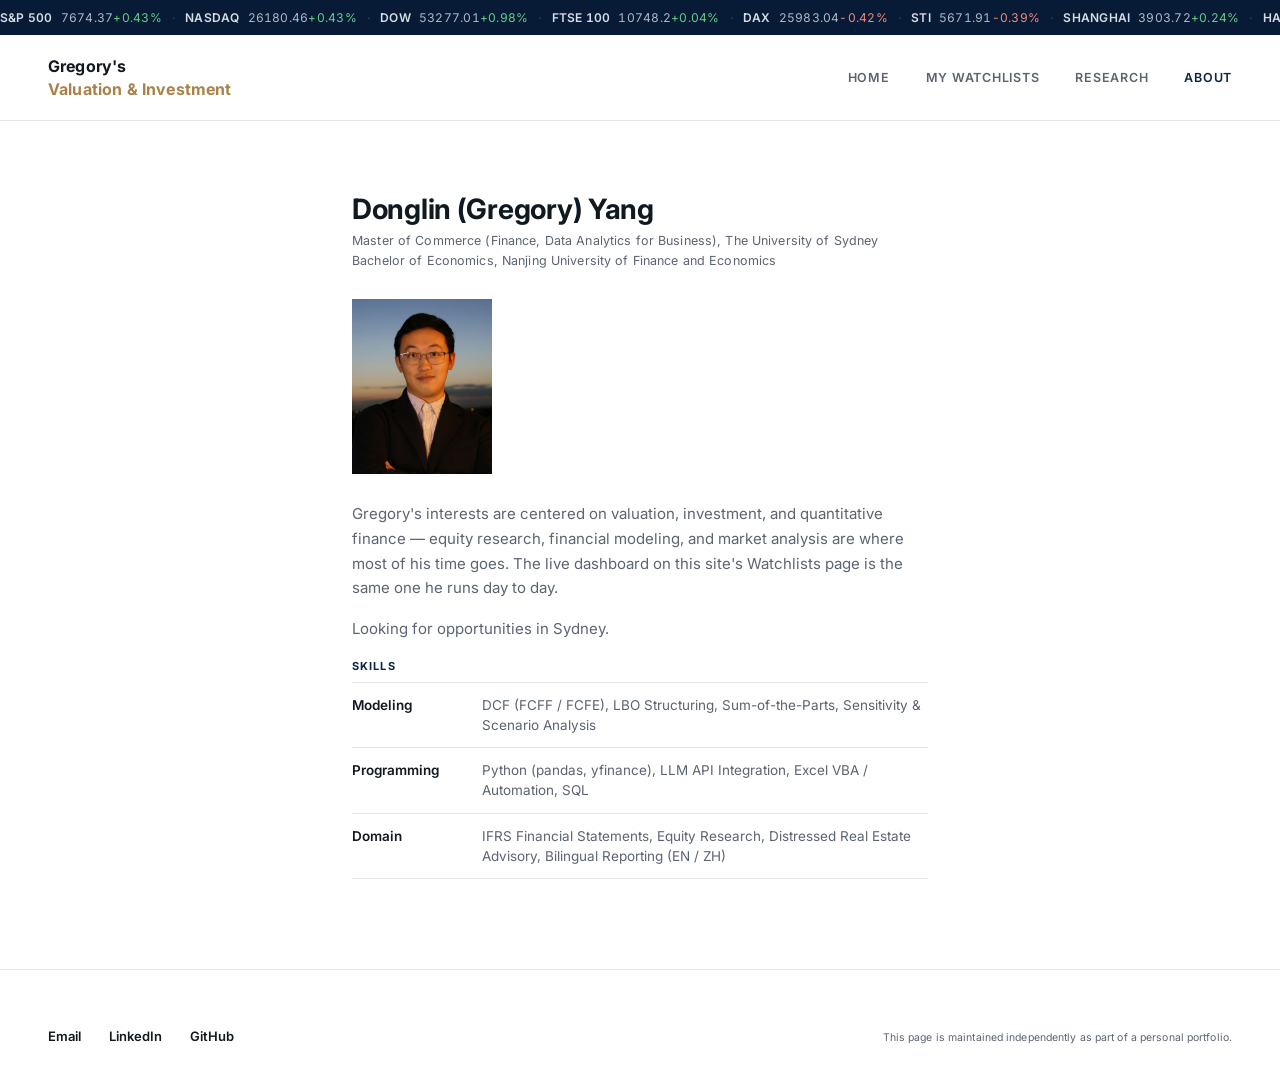
<file: about.html>
<!DOCTYPE html>
<html lang="en">
<head>
<meta charset="UTF-8">
<meta name="viewport" content="width=device-width, initial-scale=1.0">
<title>Gregory — About</title>
<link rel="stylesheet" href="styles.css">
</head>
<body>

<div class="ticker-wrap">
  <div class="ticker" id="market-ticker">
    <span class="ticker-copy">LOADING MARKET DATA…</span>
    <span class="ticker-copy" aria-hidden="true">LOADING MARKET DATA…</span>
  </div>
</div>

<nav>
  <div class="brand">Gregory's<em>Valuation &amp; Investment</em></div>
  <div class="nav-links">
    <a href="index.html">Home</a>
    <a href="watchlists.html">My Watchlists</a>
    <a href="research.html">Research</a>
    <a href="about.html" class="active">About</a>
  </div>
</nav>

<div class="exec-bio">
  <h1>Donglin (Gregory) Yang</h1>
  <p class="exec-title">
    Master of Commerce (Finance, Data Analytics for Business), The University of Sydney<br>
    Bachelor of Economics, Nanjing University of Finance and Economics
  </p>

  <div class="exec-photo">
    <img src="assets/gregory-portrait.jpg" alt="Donglin (Gregory) Yang">
  </div>

  <div class="exec-bio-text">
    <p>Gregory's interests are centered on valuation, investment, and quantitative finance — equity research, financial modeling, and market analysis are where most of his time goes. The live dashboard on this site's Watchlists page is the same one he runs day to day.</p>
    <p>Looking for opportunities in Sydney.</p>
  </div>

  <div class="exec-skills">
    <h2>Skills</h2>
    <div class="skills-row">
      <span class="skills-label">Modeling</span>
      <span class="skills-items">DCF (FCFF / FCFE), LBO Structuring, Sum-of-the-Parts, Sensitivity &amp; Scenario Analysis</span>
    </div>
    <div class="skills-row">
      <span class="skills-label">Programming</span>
      <span class="skills-items">Python (pandas, yfinance), LLM API Integration, Excel VBA / Automation, SQL</span>
    </div>
    <div class="skills-row">
      <span class="skills-label">Domain</span>
      <span class="skills-items">IFRS Financial Statements, Equity Research, Distressed Real Estate Advisory, Bilingual Reporting (EN / ZH)</span>
    </div>
  </div>
</div>

<footer>
  <div class="footer-links">
    <a href="mailto:yanggregory0@gmail.com">Email</a>
    <a href="#">LinkedIn</a>
    <a href="#">GitHub</a>
  </div>
  <div class="disclaimer">
    This page is maintained independently as part of a personal portfolio.
  </div>
</footer>

<script src="assets/ticker.js"></script>
</body>
</html>
</file>
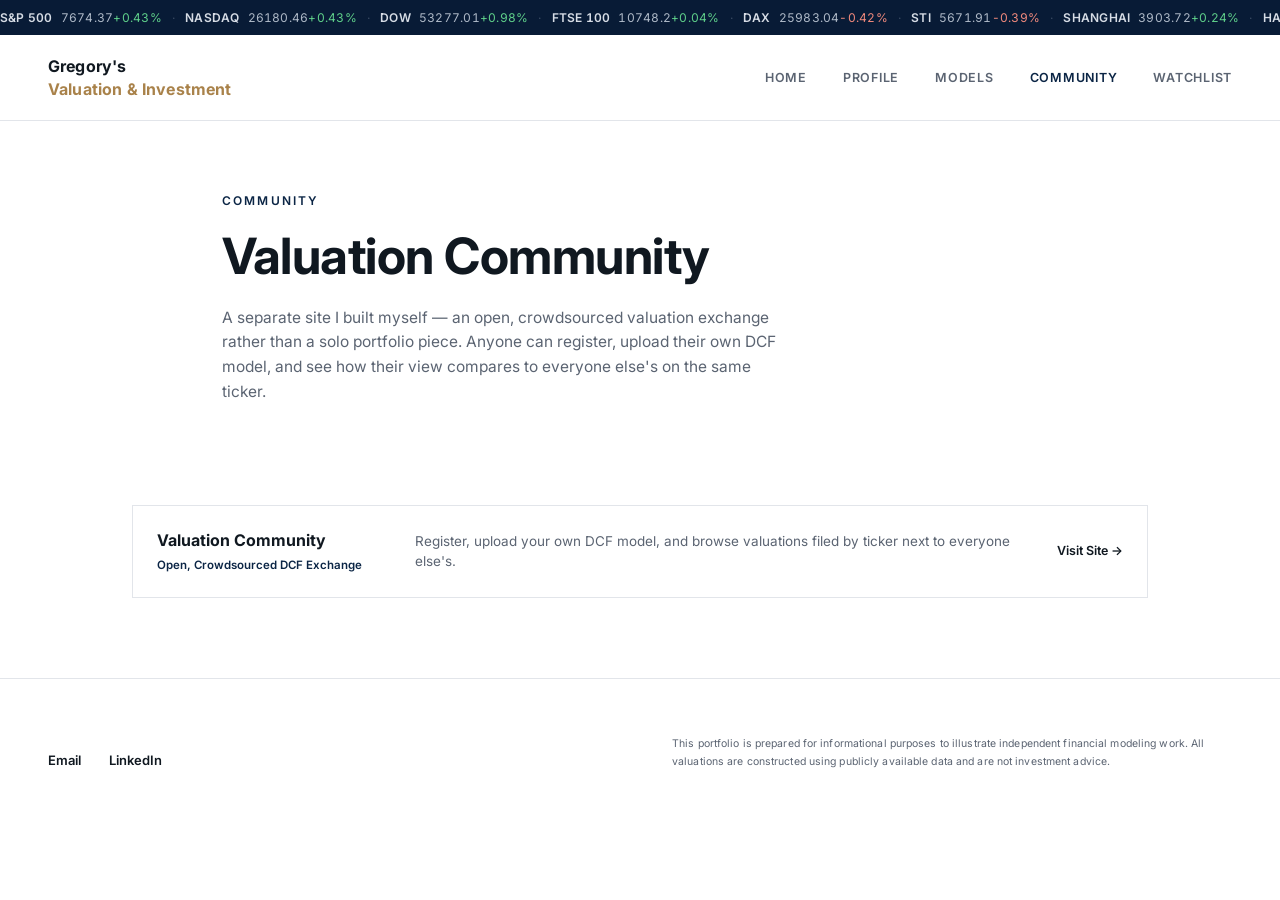
<file: community.html>
<!DOCTYPE html>
<html lang="en">
<head>
<meta charset="UTF-8">
<meta name="viewport" content="width=device-width, initial-scale=1.0">
<title>Gregory — Community</title>
<link rel="stylesheet" href="styles.css">
</head>
<body>

<div class="ticker-wrap">
  <div class="ticker" id="market-ticker">
    <span class="ticker-copy">LOADING MARKET DATA…</span>
    <span class="ticker-copy" aria-hidden="true">LOADING MARKET DATA…</span>
  </div>
</div>

<nav>
  <div class="brand">Gregory's<em>Valuation &amp; Investment</em></div>
  <div class="nav-links">
    <a href="index.html">Home</a>
    <a href="profile.html">Profile</a>
    <a href="models.html">Models</a>
    <a href="community.html" class="active">Community</a>
    <a href="watchlists.html">Watchlist</a>
  </div>
</nav>

<div class="hero">
  <div class="eyebrow">Community</div>
  <h1>Valuation Community</h1>
  <p class="hero-sub">A separate site I built myself — an open, crowdsourced valuation exchange rather than a solo portfolio piece. Anyone can register, upload their own DCF model, and see how their view compares to everyone else's on the same ticker.</p>
</div>

<section id="community">
  <div class="research-list">
    <a class="research-row" href="https://www.valucomm.org" target="_blank" rel="noopener noreferrer">
      <div class="research-row-main">
        <span class="research-row-title">Valuation Community</span>
        <span class="research-row-role">Open, Crowdsourced DCF Exchange</span>
      </div>
      <p class="research-row-desc">Register, upload your own DCF model, and browse valuations filed by ticker next to everyone else's.</p>
      <span class="research-row-link">Visit Site →</span>
    </a>
  </div>
</section>

<footer>
  <div class="footer-links">
    <a href="mailto:yanggregory0@gmail.com">Email</a>
    <a href="https://www.linkedin.com/in/donglinyanggregory/" target="_blank" rel="noopener noreferrer">LinkedIn</a>
  </div>
  <div class="disclaimer">
    This portfolio is prepared for informational purposes to illustrate independent financial modeling work. All valuations are constructed using publicly available data and are not investment advice.
  </div>
</footer>

<script src="assets/ticker.js"></script>
</body>
</html>
</file>
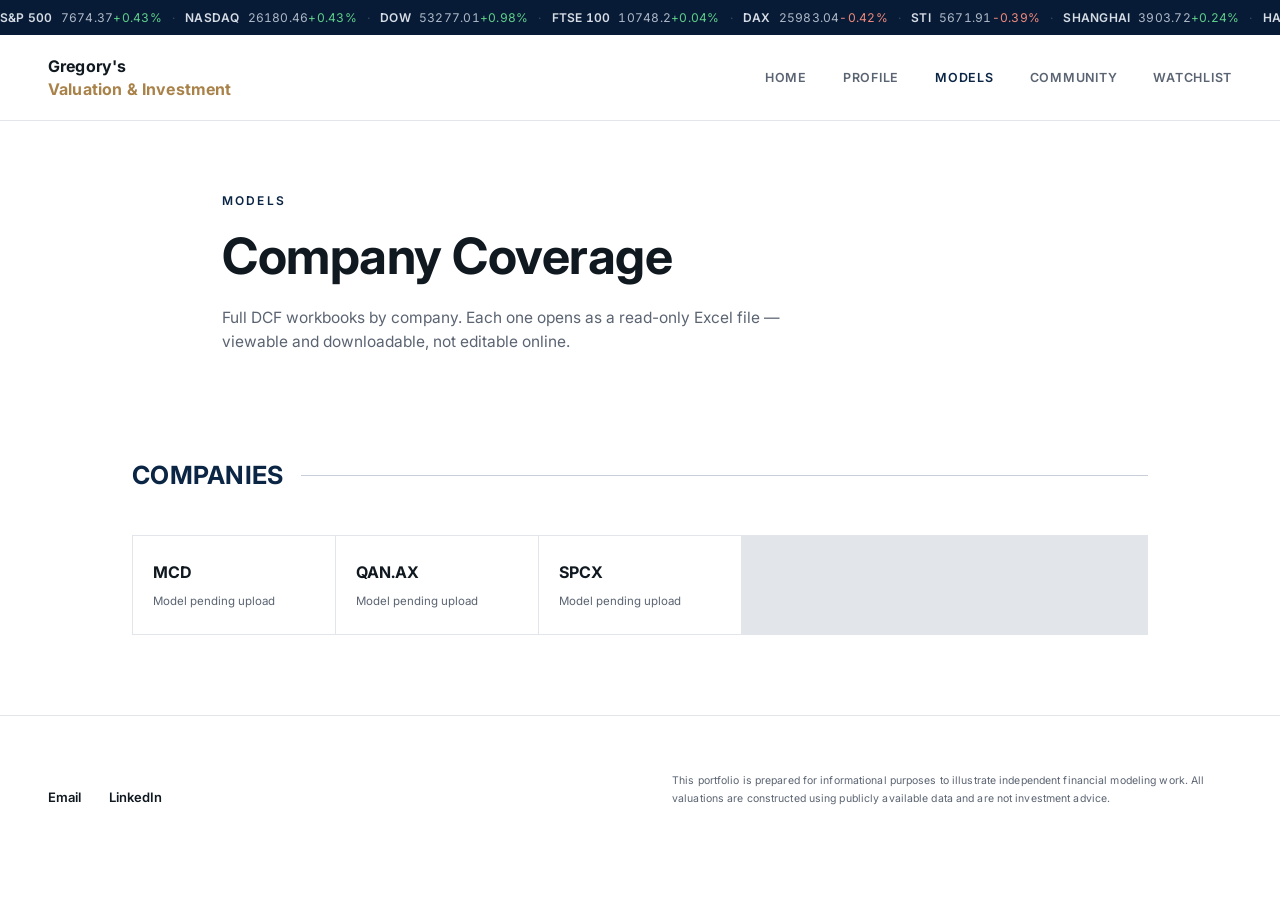
<file: models.html>
<!DOCTYPE html>
<html lang="en">
<head>
<meta charset="UTF-8">
<meta name="viewport" content="width=device-width, initial-scale=1.0">
<title>Gregory — Models</title>
<link rel="stylesheet" href="styles.css">
</head>
<body>

<div class="ticker-wrap">
  <div class="ticker" id="market-ticker">
    <span class="ticker-copy">LOADING MARKET DATA…</span>
    <span class="ticker-copy" aria-hidden="true">LOADING MARKET DATA…</span>
  </div>
</div>

<nav>
  <div class="brand">Gregory's<em>Valuation &amp; Investment</em></div>
  <div class="nav-links">
    <a href="index.html">Home</a>
    <a href="profile.html">Profile</a>
    <a href="models.html" class="active">Models</a>
    <a href="community.html">Community</a>
    <a href="watchlists.html">Watchlist</a>
  </div>
</nav>

<div class="hero">
  <div class="eyebrow">Models</div>
  <h1>Company Coverage</h1>
  <p class="hero-sub">Full DCF workbooks by company. Each one opens as a read-only Excel file — viewable and downloadable, not editable online.</p>
</div>

<section id="companies">
  <div class="section-head">
    <div class="section-title-row">
      <div class="section-eyebrow">Companies</div>
      <span class="section-rule"></span>
    </div>
  </div>

  <div class="company-grid">
    <div class="company-card">
      <div class="company-name">MCD</div>
      <div class="company-note">Model pending upload</div>
    </div>
    <div class="company-card">
      <div class="company-name">QAN.AX</div>
      <div class="company-note">Model pending upload</div>
    </div>
    <div class="company-card">
      <div class="company-name">SPCX</div>
      <div class="company-note">Model pending upload</div>
    </div>
  </div>
</section>

<footer>
  <div class="footer-links">
    <a href="mailto:yanggregory0@gmail.com">Email</a>
    <a href="https://www.linkedin.com/in/donglinyanggregory/" target="_blank" rel="noopener noreferrer">LinkedIn</a>
  </div>
  <div class="disclaimer">
    This portfolio is prepared for informational purposes to illustrate independent financial modeling work. All valuations are constructed using publicly available data and are not investment advice.
  </div>
</footer>

<script src="assets/ticker.js"></script>
</body>
</html>
</file>
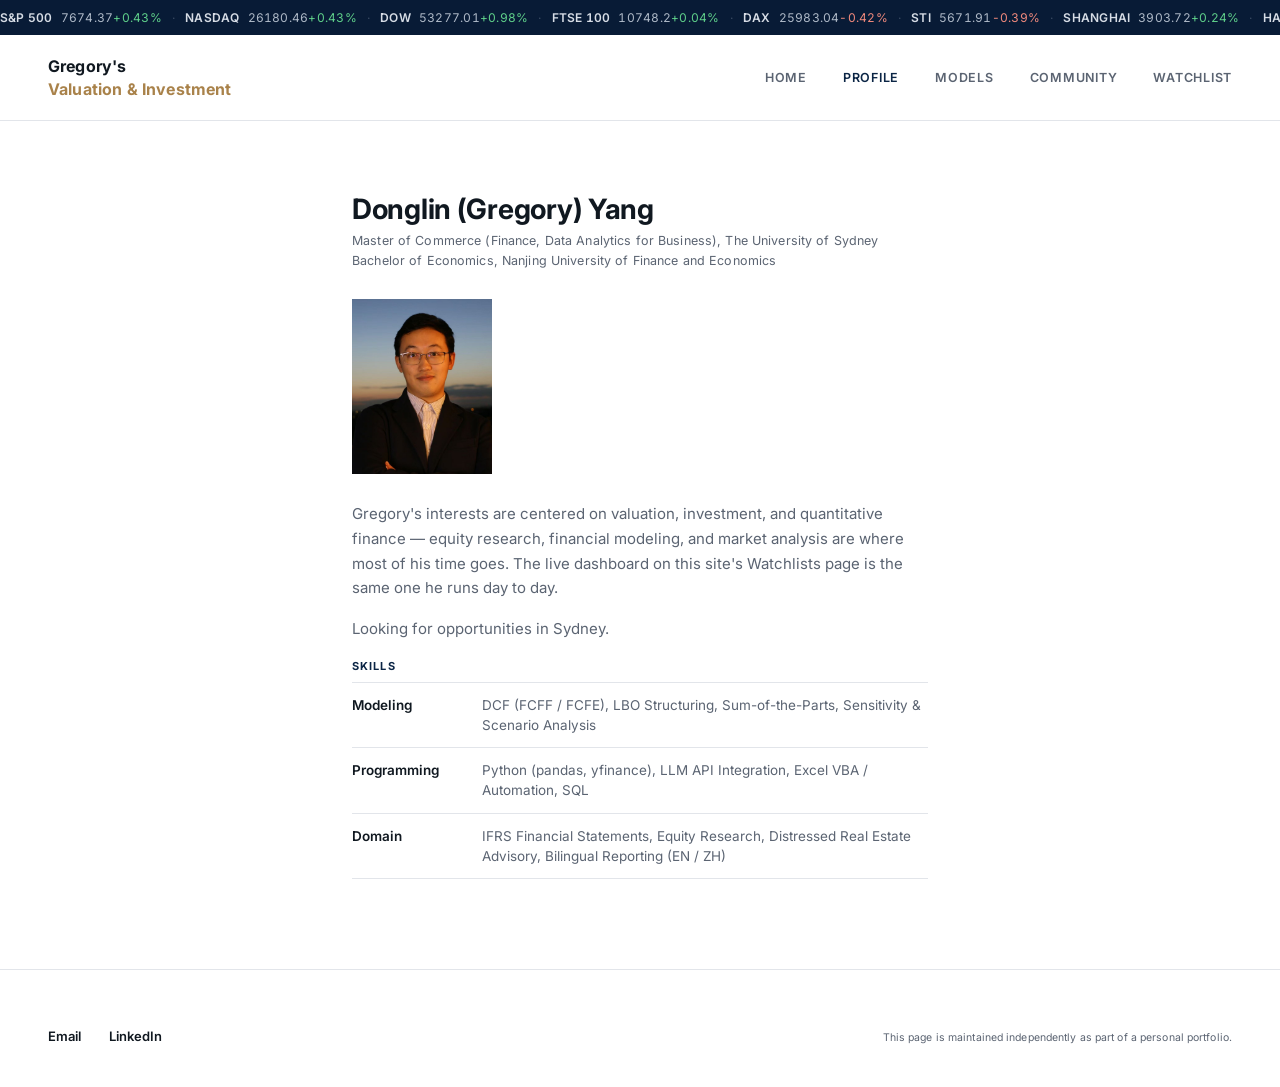
<file: profile.html>
<!DOCTYPE html>
<html lang="en">
<head>
<meta charset="UTF-8">
<meta name="viewport" content="width=device-width, initial-scale=1.0">
<title>Gregory — Profile</title>
<link rel="stylesheet" href="styles.css">
</head>
<body>

<div class="ticker-wrap">
  <div class="ticker" id="market-ticker">
    <span class="ticker-copy">LOADING MARKET DATA…</span>
    <span class="ticker-copy" aria-hidden="true">LOADING MARKET DATA…</span>
  </div>
</div>

<nav>
  <div class="brand">Gregory's<em>Valuation &amp; Investment</em></div>
  <div class="nav-links">
    <a href="index.html">Home</a>
    <a href="profile.html" class="active">Profile</a>
    <a href="models.html">Models</a>
    <a href="community.html">Community</a>
    <a href="watchlists.html">Watchlist</a>
  </div>
</nav>

<div class="exec-bio">
  <h1>Donglin (Gregory) Yang</h1>
  <p class="exec-title">
    Master of Commerce (Finance, Data Analytics for Business), The University of Sydney<br>
    Bachelor of Economics, Nanjing University of Finance and Economics
  </p>

  <div class="exec-photo">
    <img src="assets/gregory-portrait.jpg" alt="Donglin (Gregory) Yang">
  </div>

  <div class="exec-bio-text">
    <p>Gregory's interests are centered on valuation, investment, and quantitative finance — equity research, financial modeling, and market analysis are where most of his time goes. The live dashboard on this site's Watchlists page is the same one he runs day to day.</p>
    <p>Looking for opportunities in Sydney.</p>
  </div>

  <div class="exec-skills">
    <h2>Skills</h2>
    <div class="skills-row">
      <span class="skills-label">Modeling</span>
      <span class="skills-items">DCF (FCFF / FCFE), LBO Structuring, Sum-of-the-Parts, Sensitivity &amp; Scenario Analysis</span>
    </div>
    <div class="skills-row">
      <span class="skills-label">Programming</span>
      <span class="skills-items">Python (pandas, yfinance), LLM API Integration, Excel VBA / Automation, SQL</span>
    </div>
    <div class="skills-row">
      <span class="skills-label">Domain</span>
      <span class="skills-items">IFRS Financial Statements, Equity Research, Distressed Real Estate Advisory, Bilingual Reporting (EN / ZH)</span>
    </div>
  </div>
</div>

<footer>
  <div class="footer-links">
    <a href="mailto:yanggregory0@gmail.com">Email</a>
    <a href="https://www.linkedin.com/in/donglinyanggregory/" target="_blank" rel="noopener noreferrer">LinkedIn</a>
  </div>
  <div class="disclaimer">
    This page is maintained independently as part of a personal portfolio.
  </div>
</footer>

<script src="assets/ticker.js"></script>
</body>
</html>
</file>
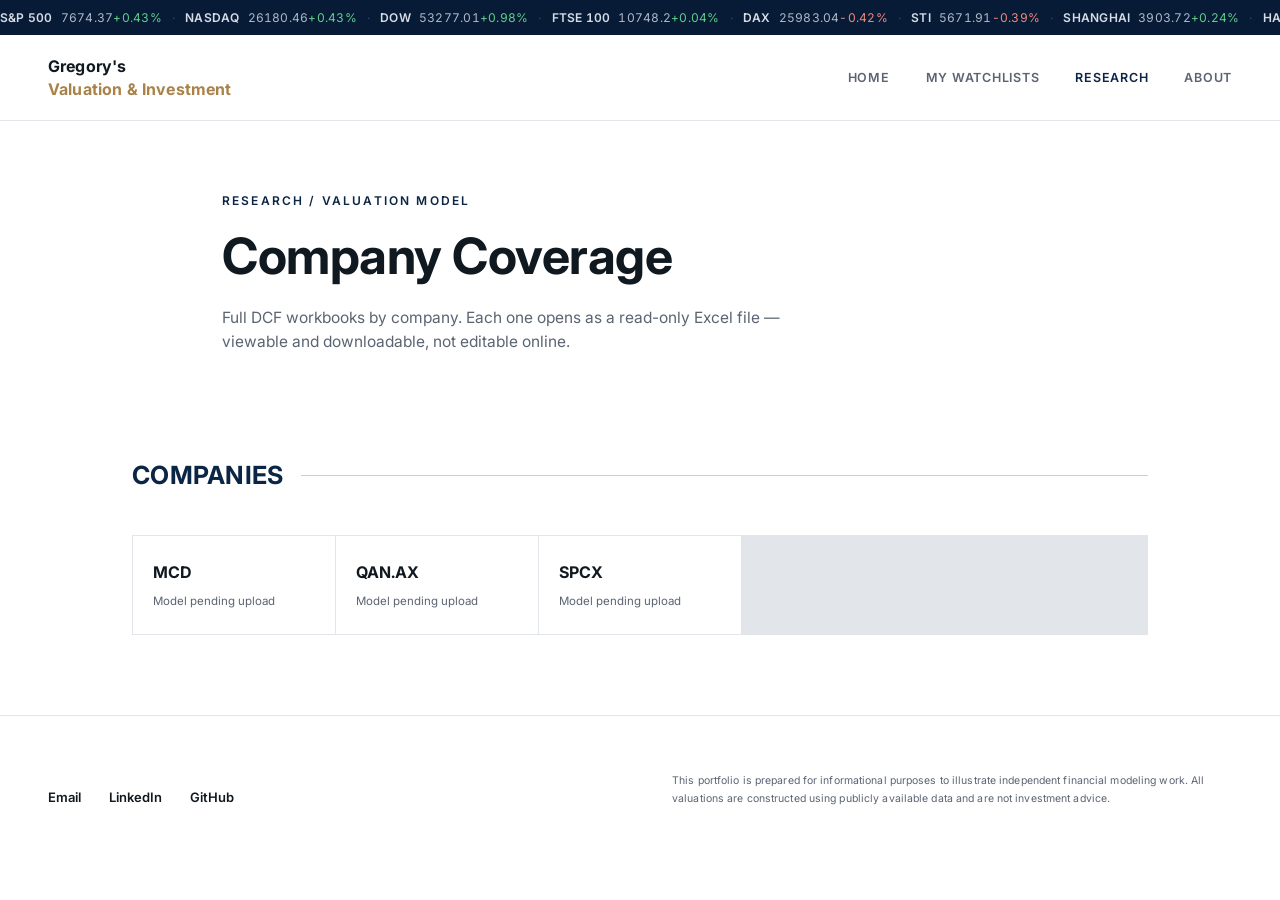
<file: valuation-models.html>
<!DOCTYPE html>
<html lang="en">
<head>
<meta charset="UTF-8">
<meta name="viewport" content="width=device-width, initial-scale=1.0">
<title>Gregory — Valuation Models</title>
<link rel="stylesheet" href="styles.css">
</head>
<body>

<div class="ticker-wrap">
  <div class="ticker" id="market-ticker">
    <span class="ticker-copy">LOADING MARKET DATA…</span>
    <span class="ticker-copy" aria-hidden="true">LOADING MARKET DATA…</span>
  </div>
</div>

<nav>
  <div class="brand">Gregory's<em>Valuation &amp; Investment</em></div>
  <div class="nav-links">
    <a href="index.html">Home</a>
    <a href="watchlists.html">My Watchlists</a>
    <a href="research.html" class="active">Research</a>
    <a href="about.html">About</a>
  </div>
</nav>

<div class="hero">
  <div class="eyebrow">Research / Valuation Model</div>
  <h1>Company Coverage</h1>
  <p class="hero-sub">Full DCF workbooks by company. Each one opens as a read-only Excel file — viewable and downloadable, not editable online.</p>
</div>

<section id="companies">
  <div class="section-head">
    <div class="section-title-row">
      <div class="section-eyebrow">Companies</div>
      <span class="section-rule"></span>
    </div>
  </div>

  <div class="company-grid">
    <div class="company-card">
      <div class="company-name">MCD</div>
      <div class="company-note">Model pending upload</div>
    </div>
    <div class="company-card">
      <div class="company-name">QAN.AX</div>
      <div class="company-note">Model pending upload</div>
    </div>
    <div class="company-card">
      <div class="company-name">SPCX</div>
      <div class="company-note">Model pending upload</div>
    </div>
  </div>
</section>

<footer>
  <div class="footer-links">
    <a href="mailto:yanggregory0@gmail.com">Email</a>
    <a href="#">LinkedIn</a>
    <a href="#">GitHub</a>
  </div>
  <div class="disclaimer">
    This portfolio is prepared for informational purposes to illustrate independent financial modeling work. All valuations are constructed using publicly available data and are not investment advice.
  </div>
</footer>

<script src="assets/ticker.js"></script>
</body>
</html>
</file>
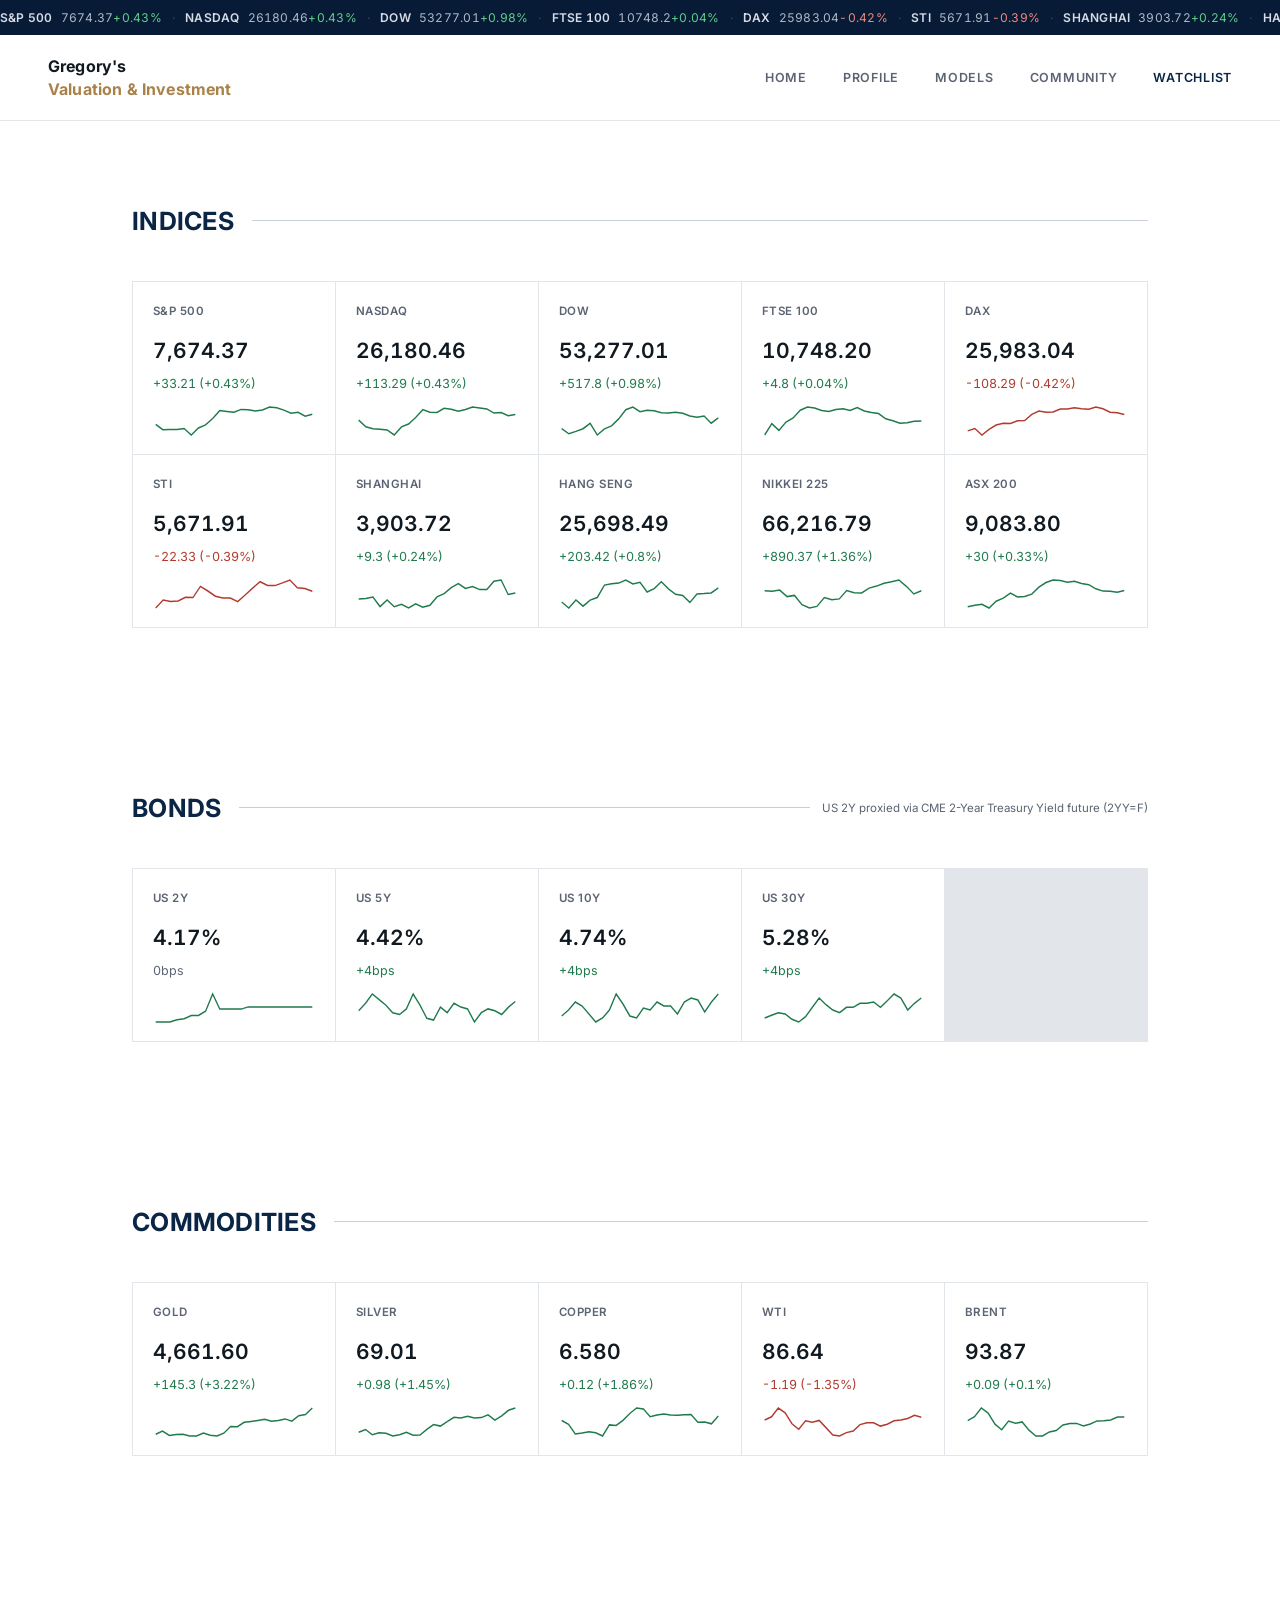
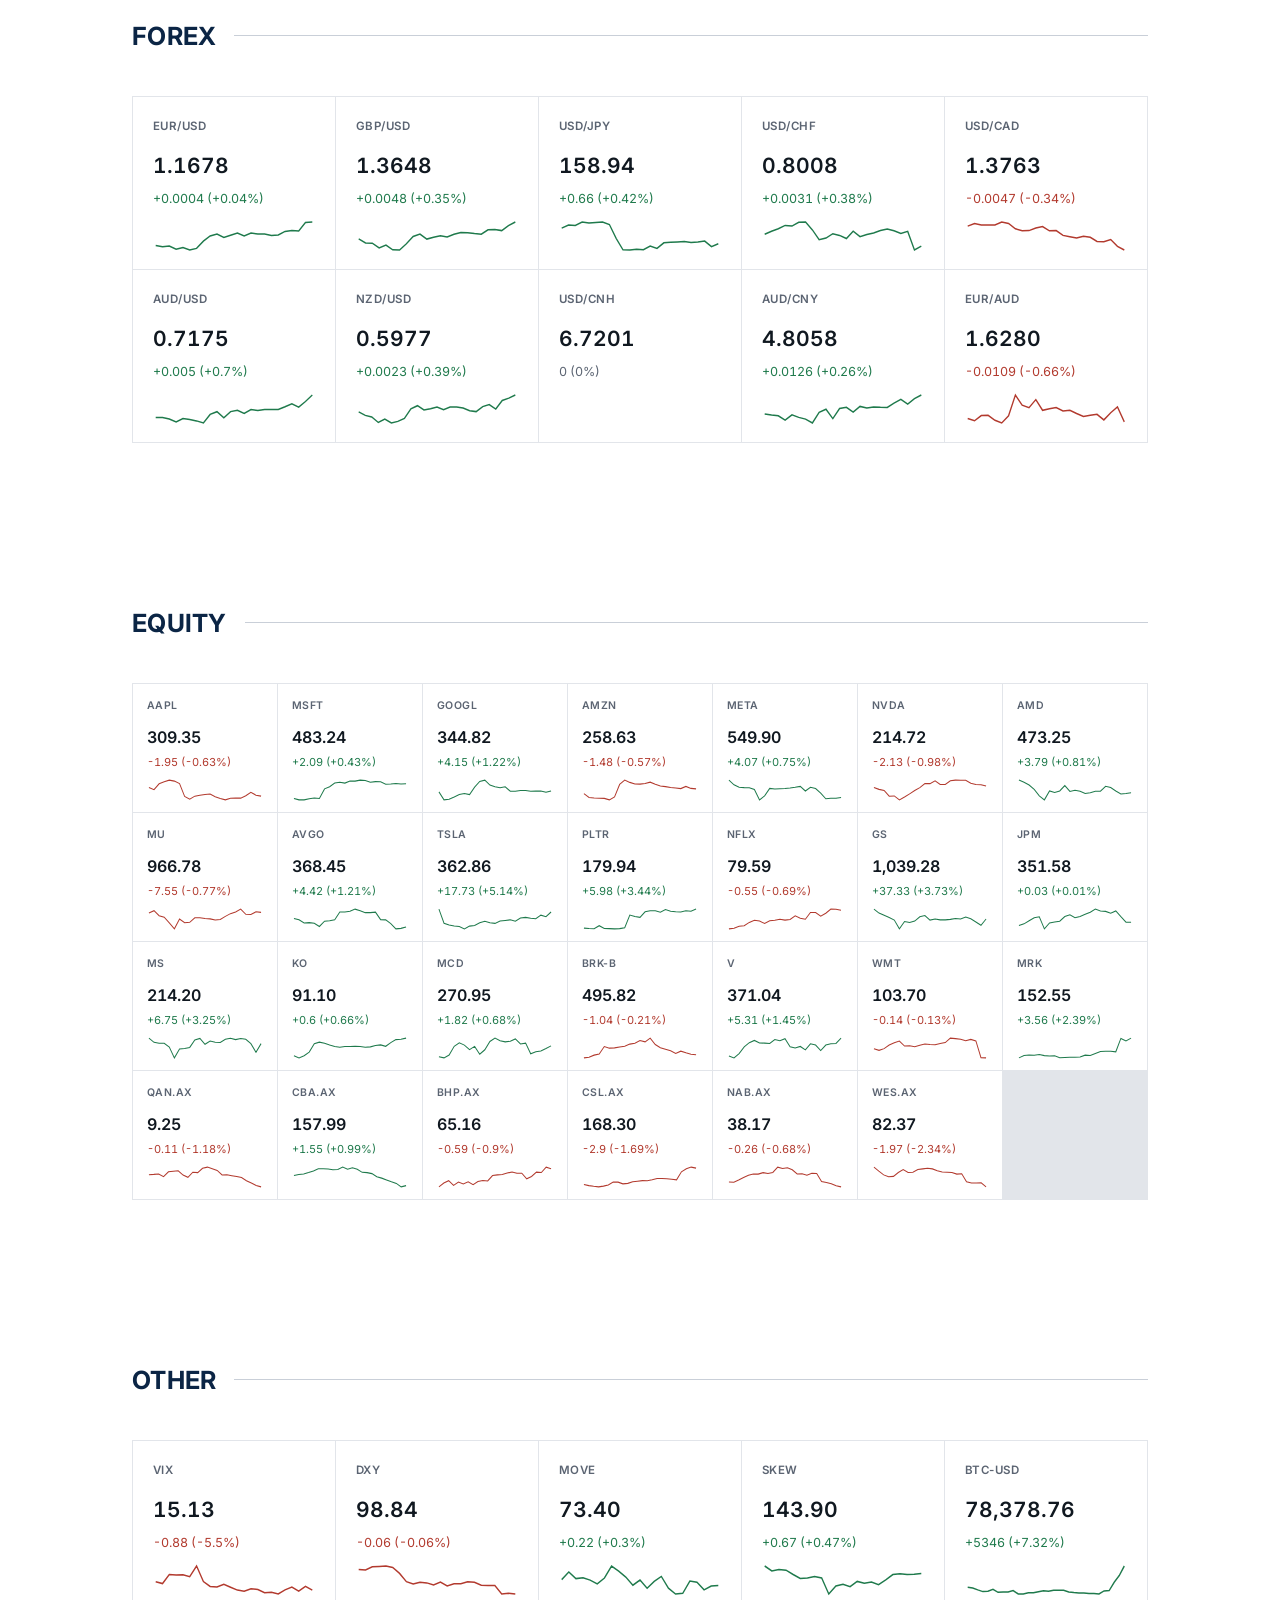
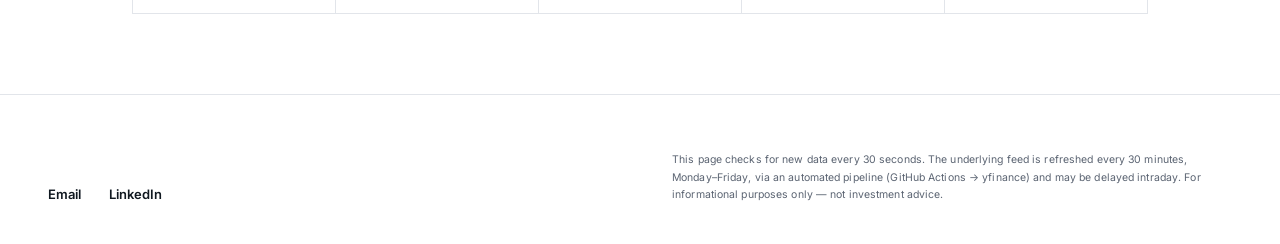
<file: watchlists.html>
<!DOCTYPE html>
<html lang="en">
<head>
<meta charset="UTF-8">
<meta name="viewport" content="width=device-width, initial-scale=1.0">
<title>Gregory — Watchlist</title>
<link rel="stylesheet" href="styles.css">
</head>
<body>

<div class="ticker-wrap">
  <div class="ticker" id="market-ticker">
    <span class="ticker-copy">LOADING MARKET DATA…</span>
    <span class="ticker-copy" aria-hidden="true">LOADING MARKET DATA…</span>
  </div>
</div>

<nav>
  <div class="brand">Gregory's<em>Valuation &amp; Investment</em></div>
  <div class="nav-links">
    <a href="index.html">Home</a>
    <a href="profile.html">Profile</a>
    <a href="models.html">Models</a>
    <a href="community.html">Community</a>
    <a href="watchlists.html" class="active">Watchlist</a>
  </div>
</nav>

<section id="indices">
  <div class="section-head">
    <div class="section-title-row">
      <div class="section-eyebrow">Indices</div>
      <span class="section-rule"></span>
    </div>
  </div>

  <div class="quote-grid" id="grid-indices"></div>
</section>

<section id="bonds">
  <div class="section-head">
    <div class="section-title-row">
      <div class="section-eyebrow">Bonds</div>
      <span class="section-rule"></span>
    </div>
    <div class="section-note">US 2Y proxied via CME 2-Year Treasury Yield future (2YY=F)</div>
  </div>
  <div class="quote-grid" id="grid-bonds"></div>
</section>

<section id="commodities">
  <div class="section-head">
    <div class="section-title-row">
      <div class="section-eyebrow">Commodities</div>
      <span class="section-rule"></span>
    </div>
  </div>
  <div class="quote-grid" id="grid-commodities"></div>
</section>

<section id="fx">
  <div class="section-head">
    <div class="section-title-row">
      <div class="section-eyebrow">Forex</div>
      <span class="section-rule"></span>
    </div>
  </div>
  <div class="quote-grid" id="grid-fx"></div>
</section>

<section id="equities">
  <div class="section-head">
    <div class="section-title-row">
      <div class="section-eyebrow">Equity</div>
      <span class="section-rule"></span>
    </div>
  </div>
  <div class="quote-grid compact" id="grid-equities"></div>
</section>

<section id="other">
  <div class="section-head">
    <div class="section-title-row">
      <div class="section-eyebrow">Other</div>
      <span class="section-rule"></span>
    </div>
  </div>
  <div class="quote-grid" id="grid-other"></div>
</section>

<footer id="contact">
  <div class="footer-links">
    <a href="mailto:yanggregory0@gmail.com">Email</a>
    <a href="https://www.linkedin.com/in/donglinyanggregory/" target="_blank" rel="noopener noreferrer">LinkedIn</a>
  </div>
  <div class="disclaimer">
    This page checks for new data every 30 seconds. The underlying feed is refreshed every 30 minutes, Monday–Friday, via an automated pipeline (GitHub Actions → yfinance) and may be delayed intraday. For informational purposes only — not investment advice.
  </div>
</footer>

<script>
function sparklinePath(values, w = 180, h = 34, pad = 3) {
  const min = Math.min(...values), max = Math.max(...values);
  const range = (max - min) || 1;
  const step = (w - 2 * pad) / (values.length - 1 || 1);
  return values.map((v, i) => {
    const x = pad + i * step;
    const y = pad + (h - 2 * pad) * (1 - (v - min) / range);
    return `${i === 0 ? "M" : "L"}${x.toFixed(1)},${y.toFixed(1)}`;
  }).join(" ");
}

function yahooUrl(symbol) {
  return `https://finance.yahoo.com/quote/${encodeURIComponent(symbol)}`;
}

function renderCard(item) {
  const url = yahooUrl(item.symbol);
  if (!item.ok) {
    return `<a class="quote-card" href="${url}" target="_blank" rel="noopener noreferrer">
      <div class="quote-top"><span class="quote-name">${item.name}</span></div>
      <div class="quote-price">N/A</div>
      <div class="quote-change flat">— no data —</div>
    </a>`;
  }
  const cls = item.chg > 0 ? "up" : item.chg < 0 ? "down" : "flat";
  const sparkCls = item.chg >= 0 ? "spark-up" : "spark-down";
  const sign = item.chg > 0 ? "+" : "";
  const unit = item.unit || "";
  const priceStr = item.last.toLocaleString(undefined, { minimumFractionDigits: item.decimals, maximumFractionDigits: item.decimals }) + unit;
  // Yield quotes (bonds) move in basis points, not the usual price/%.
  const bpsSign = item.chg > 0 ? "+" : item.chg < 0 ? "-" : "";
  const changeStr = unit === "%"
    ? `${bpsSign}${Math.abs(Math.round(item.chg * 100))}bps`
    : `${sign}${item.chg} (${sign}${item.pct}%)`;
  const path = item.history && item.history.length > 1
    ? `<svg class="sparkline" viewBox="0 0 180 34" preserveAspectRatio="none"><path class="${sparkCls}" d="${sparklinePath(item.history)}"/></svg>`
    : "";
  return `<a class="quote-card" href="${url}" target="_blank" rel="noopener noreferrer">
    <div class="quote-top"><span class="quote-name">${item.name}</span></div>
    <div class="quote-price">${priceStr}</div>
    <div class="quote-change ${cls}">${changeStr}</div>
    ${path}
  </a>`;
}

function buildTicker(items) {
  return items.map(item => {
    if (!item.ok) return `<span class="tk-name">${item.name}</span><span class="tk-sep">N/A</span>`;
    const cls = item.chg > 0 ? "tk-up" : item.chg < 0 ? "tk-down" : "";
    const sign = item.chg > 0 ? "+" : "";
    return `<span class="tk-name">${item.name}</span><span>${item.last}</span> <span class="${cls}">${sign}${item.pct}%</span>`;
  }).join(' <span class="tk-sep">·</span> ');
}

async function loadData() {
  try {
    const res = await fetch("market_data.json", { cache: "no-store" });
    const data = await res.json();

    // ticker (indices headline) — two identical copies side by side, the
    // track scrolls left by exactly one copy's width (-50%) so the loop
    // seam is invisible: ASX 200 runs straight into S&P 500 with no gap.
    const tickerEl = document.getElementById("market-ticker");
    const joined = buildTicker(data.categories.indices || []) + ' <span class="tk-sep">·</span> ';
    tickerEl.innerHTML = `<span class="ticker-copy">${joined}</span><span class="ticker-copy" aria-hidden="true">${joined}</span>`;

    // category grids — [json key in market_data.json, DOM grid id]
    const CATS = [
      ["indices", "indices"],
      ["bonds", "bonds"],
      ["commodities", "commodities"],
      ["Forex", "fx"],
      ["equity", "equities"],
      ["other", "other"],
    ];
    for (const [jsonKey, domId] of CATS) {
      const el = document.getElementById(`grid-${domId}`);
      const items = data.categories[jsonKey] || [];
      el.innerHTML = items.map(renderCard).join("");
    }

  } catch (e) {
    // Status/error display was removed from the page for now; surface
    // load failures in the console instead of silently doing nothing.
    console.error("Could not load market data.", e);
  }
}

loadData();
// The underlying JSON only changes when the backend pipeline re-runs
// (every 30 min via GitHub Actions), but the page polls it every 30s so
// a refresh lands as soon as it's published, without a manual reload.
setInterval(loadData, 30000);
</script>
</body>
</html>
</file>
<file: styles.css>
@import url('https://fonts.googleapis.com/css2?family=Inter:wght@400;500;600;700&display=swap');

:root{
  --bg:#FFFFFF;
  --panel:#FFFFFF;
  --panel-hover:#F3F5F8;
  --border:#E2E5EA;
  --border-strong:#C9CFD8;
  --navy:#0B2545;
  --navy-deep:#081B36;
  --ink:#101820;
  --muted:#5B6472;
  --accent:#0B2545;
  --gold:#A9824A;
  --up:#1F7A4C;
  --down:#B23A2E;
  --tk-up:#5FD08A;
  --tk-down:#F0897C;
  --sans:'Inter', -apple-system, BlinkMacSystemFont, sans-serif;
}
*{margin:0;padding:0;box-sizing:border-box;}
html{scroll-behavior:smooth;}
body{
  background:var(--bg);
  color:var(--ink);
  font-family:var(--sans);
  line-height:1.6;
  -webkit-font-smoothing:antialiased;
}
a{color:inherit;text-decoration:none;}

/* ---------- ticker strip (index page only) ---------- */
.ticker-wrap{
  background:var(--navy-deep);
  overflow:hidden;
  white-space:nowrap;
  padding:8px 0;
  position:relative;
}
.ticker{
  display:flex;
  width:max-content;
  font-family:var(--sans);
  font-size:12px;
  font-variant-numeric:tabular-nums;
  letter-spacing:0.02em;
  color:#AEB9C7;
  animation:scroll 42s linear infinite;
}
.ticker-copy{ display:flex; white-space:nowrap; flex-shrink:0; }
.ticker .tk-name{ margin-right:8px; font-weight:600; color:#D6DCE5; }
.ticker .tk-up{color:var(--tk-up);}
.ticker .tk-down{color:var(--tk-down);}
.ticker .tk-sep{color:#3A4B63; margin:0 10px;}
@keyframes scroll{ from{transform:translateX(0);} to{transform:translateX(-50%);} }
@media (prefers-reduced-motion: reduce){
  .ticker{animation:none;}
  .ticker-copy[aria-hidden]{display:none;}
}

/* ---------- nav ---------- */
nav{
  position:sticky; top:0; z-index:50;
  display:flex; justify-content:space-between; align-items:center;
  padding:20px 48px;
  background:rgba(255,255,255,0.92);
  backdrop-filter:blur(10px);
  border-bottom:1px solid var(--border);
}
.brand{ font-family:var(--sans); font-weight:700; font-size:16px; line-height:1.4; letter-spacing:0.01em; color:var(--ink); }
.brand em{display:block; color:var(--gold); font-style:normal;}
.nav-links{display:flex; gap:36px; font-size:12.5px; letter-spacing:0.06em; text-transform:uppercase; font-family:var(--sans); font-weight:600; color:var(--muted);}
.nav-links a:hover{color:var(--ink);}
.nav-links a.active{color:var(--navy);}

/* ---------- section shell ---------- */
section{max-width:1080px; margin:0 auto; padding:80px 32px;}
.section-head{margin-bottom:40px; display:flex; justify-content:space-between; align-items:center; flex-wrap:wrap; gap:12px;}
.section-title-row{display:flex; align-items:center; gap:18px; flex:1; min-width:200px;}
.section-eyebrow{font-family:var(--sans); font-size:25px; letter-spacing:0.01em; color:var(--navy); text-transform:uppercase; font-weight:700; white-space:nowrap;}
.section-rule{flex:1; height:1px; background:var(--border-strong);}
.section-note{font-family:var(--sans); font-size:11.5px; color:var(--muted); white-space:nowrap;}

/* ---------- hero banner (home) ---------- */
.hero-banner{
  position:relative;
  min-height:540px;
  display:flex;
  align-items:center;
  /* taller banner = less of the photo gets cropped away by cover-scaling,
     so the Opera House reads as a smaller part of a wider harbour view
     instead of a tight, zoomed-in crop */
  background-image:url('assets/sydney-photo.jpg');
  background-size:cover;
  /* image is sky-heavy up top; bias the crop window down so the Opera
     House sits mid-frame with harbour water visible beneath it */
  background-position:center 65%;
  background-color:#050B18;
  overflow:hidden;
}
.hero-banner::before{
  content:'';
  position:absolute; inset:0;
  z-index:0;
  /* scrim over the photo so the intro text stays legible against the
     bright sky/harbour — same idea as a translucent color layer over a
     photo in a deck */
  background:linear-gradient(100deg, rgba(4,9,20,0.82) 0%, rgba(4,9,20,0.72) 45%, rgba(4,9,20,0.45) 100%);
}
.hero-banner-inner{
  position:relative; z-index:1;
  max-width:1080px; margin:0 auto; padding:0 32px 0 8px;
  width:100%;
}
.hero-banner .intro-line{ max-width:640px; margin:0; padding:0; }
.hero-banner .intro-headline{ color:#FFFFFF; }
.hero-banner .intro-body{ color:#FFFFFF; }

/* ---------- intro line (home) ---------- */
.intro-line{
  max-width:1080px; margin:0 auto; padding:40px 32px 0;
  text-align:left; font-family:var(--sans);
}
.intro-headline{
  display:block; font-size:30px; font-weight:600;
  letter-spacing:0.01em; color:var(--ink); margin-bottom:8px;
}
.intro-body{
  display:block; font-size:25px; font-weight:400; line-height:1.6;
  letter-spacing:0.01em; color:var(--muted);
}

/* ---------- explore cards (home) ---------- */
.explore-grid{ display:grid; grid-template-columns:repeat(4, 1fr); gap:1px; background:var(--border); border:1px solid var(--border); }
.explore-card{ display:block; background:var(--panel); padding:32px 28px; transition:background .2s ease; }
.explore-card:hover{ background:var(--panel-hover); }
.explore-title{ font-family:var(--sans); font-weight:700; font-size:18px; color:var(--ink); margin-bottom:10px; }
.explore-desc{ color:var(--muted); font-size:14px; line-height:1.55; margin-bottom:22px; }
.explore-link{ font-family:var(--sans); font-weight:600; font-size:12.5px; color:var(--navy); }
.explore-card:hover .explore-link{ color:var(--gold); }

/* ---------- hero (research / valuation-models) ---------- */
.hero{max-width:900px; margin:0 auto; padding:70px 32px 20px; text-align:left;}
.eyebrow{font-family:var(--sans); font-size:12px; font-weight:600; letter-spacing:0.18em; color:var(--navy); text-transform:uppercase; margin-bottom:18px;}
h1{font-family:var(--sans); font-weight:700; font-size:clamp(32px, 5vw, 50px); line-height:1.15; letter-spacing:-0.01em; color:var(--ink);}
.hero-sub{max-width:560px; margin:20px 0 0; color:var(--muted); font-size:15.5px;}

/* ---------- research list (horizontal rows, no card grid) ---------- */
.research-list{ border:1px solid var(--border); }
.research-row{ display:flex; align-items:center; gap:28px; padding:22px 24px; border-bottom:1px solid var(--border); transition:background .2s ease; }
.research-row:last-child{ border-bottom:none; }
.research-row:hover{ background:var(--panel-hover); }
.research-row-main{ width:230px; flex-shrink:0; }
.research-row-title{ display:block; font-weight:700; font-size:16px; color:var(--ink); margin-bottom:3px; }
.research-row-role{ display:block; font-size:11.5px; font-weight:600; color:var(--navy); }
.research-row-desc{ flex:1; font-size:13.5px; color:var(--muted); line-height:1.5; }
.research-row-link{ flex-shrink:0; font-size:12.5px; font-weight:600; color:var(--ink); white-space:nowrap; }
.research-row:hover .research-row-link{ color:var(--navy); }

/* ---------- skills (about) ---------- */
.exec-skills{ margin-top:12px; }
.exec-skills h2{ font-family:var(--sans); font-size:11px; font-weight:700; letter-spacing:0.1em; text-transform:uppercase; color:var(--navy); margin-bottom:6px; }
.skills-row{ display:flex; gap:20px; padding:12px 0; border-top:1px solid var(--border); font-size:13.5px; }
.skills-row:last-child{ border-bottom:1px solid var(--border); }
.skills-label{ width:110px; flex-shrink:0; font-weight:600; color:var(--ink); }
.skills-items{ color:var(--muted); line-height:1.5; }

/* ---------- executive bio (about) ---------- */
.exec-bio{
  max-width:640px; margin:0 auto; padding:72px 32px 90px;
  text-align:left;
}
.exec-bio h1{
  font-size:clamp(22px, 3vw, 28px); margin-bottom:6px;
}
.exec-title{ color:var(--muted); font-size:12.5px; letter-spacing:0.01em; line-height:1.6; margin-bottom:28px; }
.exec-photo{ width:140px; margin-bottom:28px; }
.exec-photo img{ width:100%; height:auto; display:block; }
.exec-bio-text p{ color:var(--muted); font-size:15px; line-height:1.65; margin-bottom:16px; }

/* ---------- quote grid (dashboard) ---------- */
.quote-grid{
  display:grid;
  grid-template-columns:repeat(auto-fill, minmax(200px, 1fr));
  gap:1px;
  background:var(--border);
  border:1px solid var(--border);
}
.quote-card{ display:block; background:var(--panel); padding:20px 20px 16px; transition:background .2s ease; }
.quote-card:hover{background:var(--panel-hover);}
.quote-top{display:flex; justify-content:space-between; align-items:baseline; margin-bottom:14px;}
.quote-name{font-family:var(--sans); font-size:11.5px; font-weight:600; letter-spacing:0.04em; color:var(--muted); text-transform:uppercase;}
.quote-price{font-family:var(--sans); font-weight:600; font-size:21px; margin-bottom:6px; font-variant-numeric:tabular-nums; color:var(--ink);}
.quote-change{font-family:var(--sans); font-size:12.5px; font-variant-numeric:tabular-nums;}
.quote-change.up{color:var(--up);}
.quote-change.down{color:var(--down);}
.quote-change.flat{color:var(--muted);}
.sparkline{display:block; margin-top:10px; width:100%; height:34px;}
.sparkline path{fill:none; stroke-width:1.5;}
.sparkline .spark-up{stroke:var(--up);}
.sparkline .spark-down{stroke:var(--down);}

/* denser card grid for sections with many symbols (e.g. equities) */
.quote-grid.compact{ grid-template-columns:repeat(auto-fill, minmax(130px, 1fr)); }
.quote-grid.compact .quote-card{ padding:14px 14px 10px; }
.quote-grid.compact .quote-top{ margin-bottom:10px; }
.quote-grid.compact .quote-name{ font-size:10.5px; }
.quote-grid.compact .quote-price{ font-size:16px; margin-bottom:4px; }
.quote-grid.compact .quote-change{ font-size:11px; }
.quote-grid.compact .sparkline{ height:24px; margin-top:6px; }

/* ---------- company list (valuation models) ---------- */
.company-grid{ display:grid; grid-template-columns:repeat(auto-fill, minmax(200px, 1fr)); gap:1px; background:var(--border); border:1px solid var(--border); }
.company-card{ display:block; background:var(--panel); padding:24px 20px; transition:background .2s ease; }
.company-card:hover{ background:var(--panel-hover); }
.company-name{ font-family:var(--sans); font-weight:700; font-size:16px; color:var(--ink); margin-bottom:6px; font-variant-numeric:tabular-nums; }
.company-note{ font-family:var(--sans); font-size:11.5px; color:var(--muted); }

/* ---------- about ---------- */
.about{display:grid; grid-template-columns:1fr 1.4fr; gap:60px; align-items:start;}
.about-label{font-family:var(--sans); font-weight:600; font-size:24px; color:var(--navy); line-height:1.35;}
.about-body p{color:var(--muted); font-size:15px; margin-bottom:16px;}
.about-body strong{color:var(--ink); font-weight:600;}
.timeline{border-top:1px solid var(--border); margin-top:20px;}
.timeline-row{display:grid; grid-template-columns:140px 1fr; gap:20px; padding:20px 0; border-bottom:1px solid var(--border);}
.timeline-when{font-family:var(--sans); font-size:12px; font-weight:600; color:var(--navy);}
.timeline-what strong{display:block; font-family:var(--sans); font-size:16.5px; color:var(--ink); margin-bottom:4px; font-weight:600;}
.timeline-what span{color:var(--muted); font-size:14px;}

/* ---------- footer ---------- */
footer{ border-top:1px solid var(--border); padding:56px 48px 40px; display:flex; justify-content:space-between; align-items:flex-end; flex-wrap:wrap; gap:24px; }
.footer-links{display:flex; gap:28px; font-family:var(--sans); font-weight:600; font-size:13px;}
.footer-links a:hover{color:var(--navy);}
.disclaimer{ max-width:560px; font-family:var(--sans); font-size:10.5px; color:var(--muted); line-height:1.7; letter-spacing:0.01em; }

@media (max-width:760px){
  nav{padding:16px 20px;}
  .nav-links{gap:20px;}
  section{padding:56px 20px;}
  .explore-grid{grid-template-columns:1fr;}
  .about{grid-template-columns:1fr;}
  .timeline-row{grid-template-columns:1fr; gap:6px;}
  footer{flex-direction:column; align-items:flex-start;}
  .hero-banner{min-height:420px;}
  .exec-bio{padding-top:56px;}
  .research-row{flex-direction:column; align-items:flex-start; gap:8px;}
  .research-row-main{width:auto;}
  .skills-row{flex-direction:column; gap:4px;}
}
</file>
